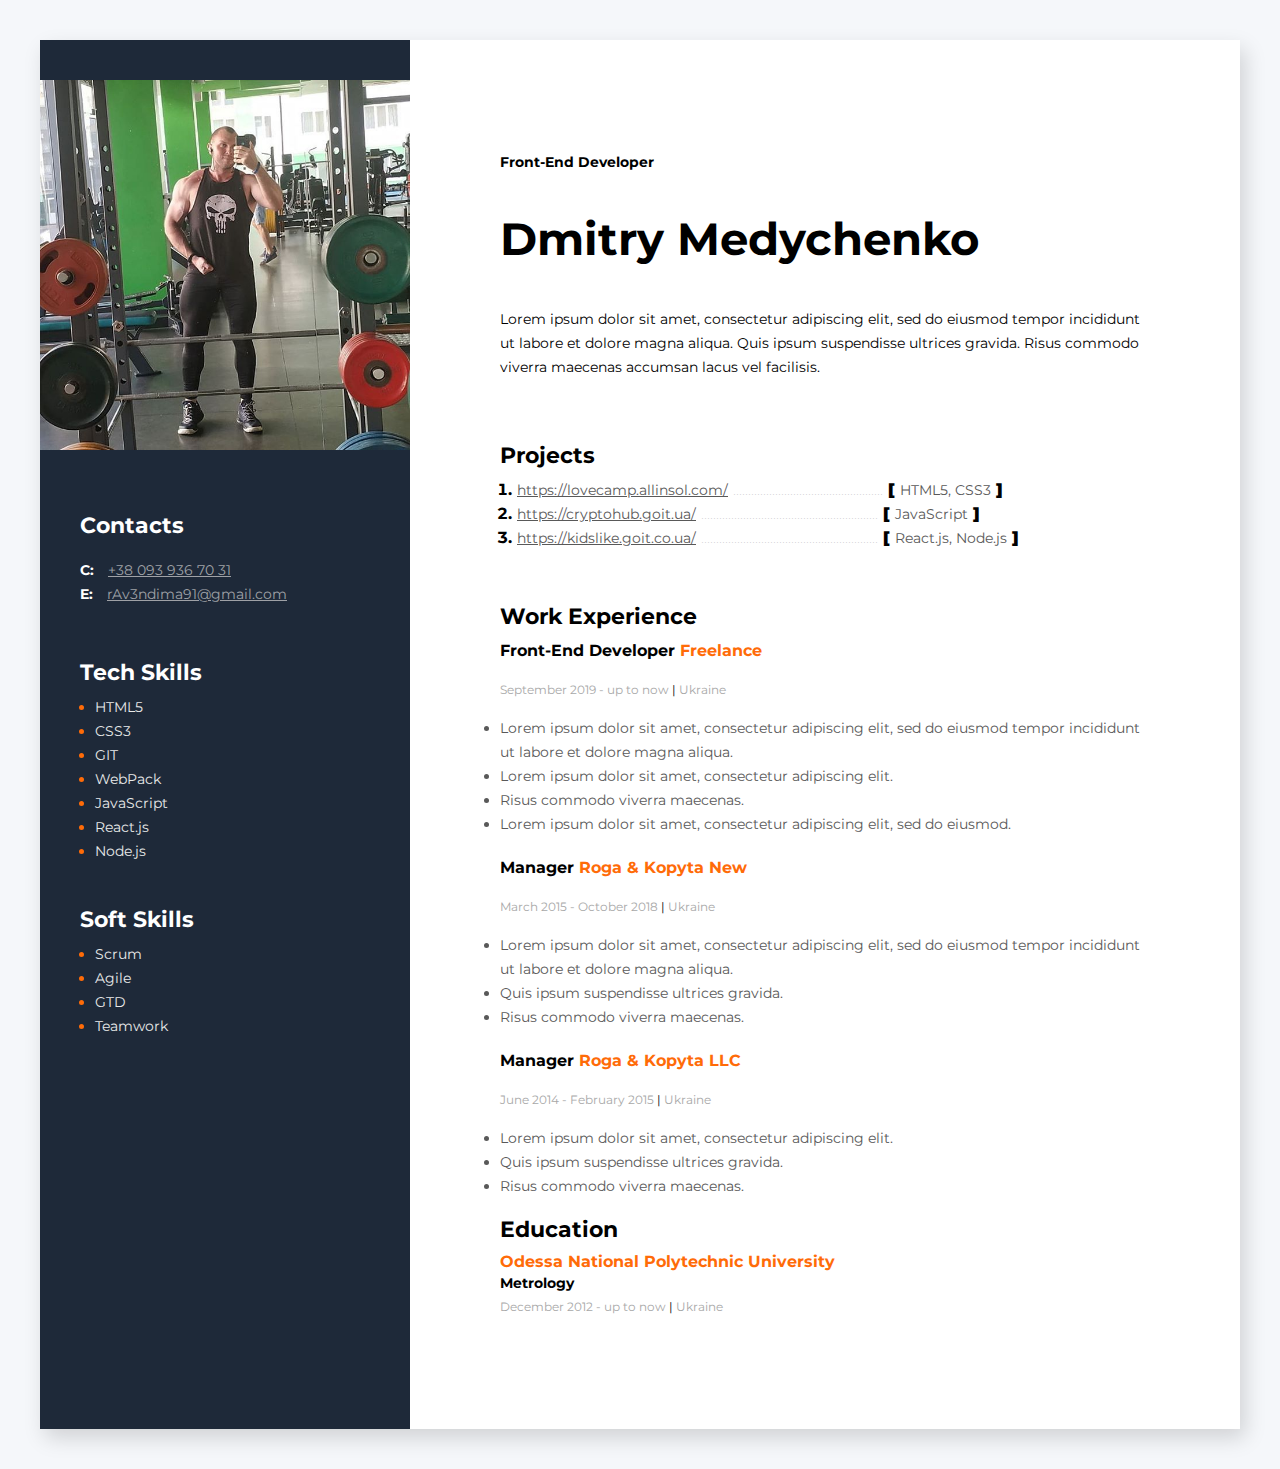
<file: index.html>
<!DOCTYPE html>
<html lang="en">
  <head>
    <meta charset="UTF-8" />
    <meta name="viewport" content="width=device-width, initial-scale=1.0" />
    <title>My resume</title>
    <link rel="stylesheet" href="./css/styles.css" />
    <link href="https://fonts.googleapis.com/css2?family=Montserrat:wght@400;700&display=swap" rel="stylesheet" />
  </head>
  <body>
    <!-- main container-->
    <div class="wrapper">
      <aside class="sidebar">
        <img class="my-photo" src="./img/my-photo.jpg" alt="My Photo" />
        <!--Contacts container-->
        <div class="contacts-container">
          <h3 class="contacts-title">Contacts</h3>
          <div>
            <span class="contacts-link-type-1">C:</span>
            <a class="contacts-link" href="tel:380951138598">+38 093 936 70 31</a>
          </div>
          <div>
            <span class="contacts-link-type-2">E:</span>
            <a class="contacts-link" href="mailto:chornyiav@gmail.com">rAv3ndima91@gmail.com</a>
          </div>
        </div>
        <!--Tech skills container-->
        <div class="tech-skills-container">
          <h3 class="tech-skills-title">Tech Skills</h3>
          <ul>
            <li class="tech-skills-item">
              <span class="tech-skills-text">HTML5</li>
              </span>
            <li class="tech-skills-item">
              <span class="tech-skills-text">CSS3</li>
              </span>
            <li class="tech-skills-item">
              <span class="tech-skills-text">GIT</li>
              </span>
            <li class="tech-skills-item">
              <span class="tech-skills-text">WebPack</li>
              </span>
            <li class="tech-skills-item">
              <span class="tech-skills-text">JavaScript</li>
              </span>
            <li class="tech-skills-item">
              <span class="tech-skills-text">React.js</li>
              </span>
            <li class="tech-skills-item">
              <span class="tech-skills-text">Node.js</li>
              </span>
          </ul>
        </div>
        <!--Soft Skills-->
        <div class="soft-skills-container">
          <h3 class="soft-skills-title">Soft Skills</h3>
          <ul>
            <li class="soft-skills-item">
              <span class="soft-skills-text">Scrum</li>
              </span>
            <li class="soft-skills-item">
              <span class="soft-skills-text">Agile</li>
              </span>
            <li class="soft-skills-item">
              <span class="soft-skills-text">GTD</li>
              </span>
            <li class="soft-skills-item">
              <span class="soft-skills-text">Teamwork</li>
              </span>
          </ul>
        </div>
      </aside>
      <!-- about me container-->
      <div class="about-me-container">
        <!-- about me main info-->
        <div class="info-container">
          <h2 class="profession">Front-End Developer</h2>
          <h1 class="name">Dmitry Medychenko</h1>
          <p class="description">
            Lorem ipsum dolor sit amet, consectetur adipiscing elit, sed do eiusmod tempor incididunt ut labore et
            dolore magna aliqua. Quis ipsum suspendisse ultrices gravida. Risus commodo viverra maecenas accumsan lacus
            vel facilisis.
          </p>
        </div>
        <!-- projects container-->
        <div class="projects-container">
          <h3 class="about-me-title">Projects</h3>
          <ol>
            <li class="project-item">
              <a class="projects-link" href="https://lovecamp.allinsol.com/"> https://lovecamp.allinsol.com/</a>
              <span class="dots">..................................................</span>
              <span><b>[</b> <span class="tech-name">HTML5, CSS3</span> <b>]</b></span>
            </li>
            <li class="project-item">
              <a class="projects-link" href="https://cryptohub.goit.ua/"> https://cryptohub.goit.ua/</a>
              <span class="dots">...........................................................</span>
              <span><b>[</b> <span class="tech-name">JavaScript</span> <b>]</b></span>
            </li>
            <li class="project-item">
              <a class="projects-link" href="https://kidslike.goit.co.ua/"> https://kidslike.goit.co.ua/</a>
              <span class="dots">...........................................................</span>
              <span><b>[</b> <span class="tech-name">React.js, Node.js</span> <b>]</b></span>
            </li>
          </ol>
        </div>
        <!-- Work Experience-->
        <div>
          <h3 class="about-me-title">Work Experience</h3>
          <!--company 1-->
          <div>
            <h4 class="profession-title">Front-End Developer
             <span class="profession-company">Freelance</span></h4>
             <span class="profession-time">September 2019 - up to now
             <span class="profession-divider">|</span> Ukraine</span>
            <ul class="profession-duties">
              <li class="profession-duties-item">
                Lorem ipsum dolor sit amet, consectetur adipiscing elit, sed do eiusmod tempor incididunt ut labore et
                dolore magna aliqua.
              </li>
              <li class="profession-duties-item">
                Lorem ipsum dolor sit amet, consectetur adipiscing elit.
              </li>
              <li class="profession-duties-item">
                Risus commodo viverra maecenas.
              </li>
              <li class="profession-duties-item">
                Lorem ipsum dolor sit amet, consectetur adipiscing elit, sed do eiusmod.
              </li>
            </ul>
          </div>
          <!-- Company 2-->
          <div>
            <h4 class="profession-title">Manager
              <span class="profession-company">Roga & Kopyta New</span></h4>
            <span class="profession-time">March 2015 - October 2018
              <span class="profession-divider">|</span> Ukraine</span>
            <ul class="profession-duties">
              <li class="profession-duties-item">
                Lorem ipsum dolor sit amet, consectetur adipiscing elit, sed do eiusmod tempor incididunt ut labore et
                dolore magna aliqua.
              </li>
              <li class="profession-duties-item">
                Quis ipsum suspendisse ultrices gravida.
              </li>
              <li class="profession-duties-item">
                Risus commodo viverra maecenas.
              </li>
            </ul>
          </div>
          <!-- Company 3-->
          <div>
            <h4 class="profession-title">Manager
            <span class="profession-company">Roga & Kopyta LLC</span></h4>
            <span class="profession-time">June 2014 - February 2015
            <span class="profession-divider">|</span> Ukraine</span>
            <ul class="profession-duties">
              <li class="profession-duties-item">
                Lorem ipsum dolor sit amet, consectetur adipiscing elit.
              </li>
              <li class="profession-duties-item">
                Quis ipsum suspendisse ultrices gravida.
              </li>
              <li class="profession-duties-item">
                Risus commodo viverra maecenas.
              </li>
            </ul>
          </div>
          <!--Education-->
          <div>
            <h3 class="about-me-title">Education</h3>
            <h4 class="education-place">Odessa National Polytechnic University</h4>
            <h5 class="education">Metrology</h5>
            <span class="profession-time">December 2012 - up to now
            <span class="profession-divider">|</span> Ukraine</span>
          </div>
        </div>
      </div>
    </div>
  </body>
</html>
</file>
<file: css/styles.css>
* {
  padding: 0;
  margin: 0;
  box-sizing: border-box;
}

body {
  background: #f5f7fa;
  padding-left: 20px;
  padding-right: 20px;
  padding-bottom: 40px;
  padding-top: 40px;
  font-family: Montserrat;
}

.wrapper {
  background: #ffffff;
  display: flex;
  max-width: 1200px;
  margin: 0 auto;
  box-shadow: 5px 9px 20px 0px rgba(0, 0, 0, 0.15);
}

.sidebar {
  background: #1e2939;
  width: 370px;
  padding-top: 40px;
  padding-bottom: 40px;
}

.my-photo {
  width: 370px;
}

.about-me-container {
  padding-bottom: 110px;
  padding-top: 110px;
  padding-left: 90px;
  padding-right: 90px;
}

.contacts-container {
  margin-top: 60px;
  margin-left: 40px;
  margin-right: 40px;
}
.contacts-title {
  font-size: 22px;
  font-weight: 700;
  line-height: 24px;
  color: #ffffff;
  margin-bottom: 20px;
}

.contacts-link {
  font-size: 14px;
  font-weight: 400;
  line-height: 24px;
  color: #9fa1a6;
}

.contacts-link-type-1 {
  font-size: 14px;
  font-weight: 700;
  line-height: 24px;
  color: #ffffff;
  margin-right: 10px;
  text-decoration: none;
}

.contacts-link-type-2 {
  font-size: 14px;
  font-weight: 700;
  line-height: 24px;
  color: #ffffff;
  margin-right: 10px;
}

.tech-skills-title {
  font-size: 22px;
  font-weight: 700;
  line-height: 24px;
  color: #ffffff;
  margin-bottom: 10px;
}

.tech-skills-container {
  margin-left: 40px;
  margin-right: 40px;
  margin-top: 55px;
}

.tech-skills-item {
  font-size: 14px;
  font-weight: 400;
  line-height: 24px;
  margin-left: 15px;
  color: #ff6b08;
}

.tech-skills-text {
  color: #e9eaea;
}

.soft-skills-container {
  margin-left: 40px;
  margin-right: 40px;
  margin-top: 45px;
}

.soft-skills-title {
  font-size: 22px;
  font-weight: 700;
  line-height: 24px;
  color: #ffffff;
  margin-bottom: 10px;
}

.soft-skills-item {
  font-size: 14px;
  font-weight: 400;
  line-height: 24px;
  margin-left: 15px;
  color: #ff6b08;
}

.soft-skills-text {
  color: #e9eaea;
}

.profession {
  font-size: 14px;
  font-weight: 700;
  line-height: 24px;
  margin-bottom: 20px;
}

.name {
  font-size: 45px;
  font-weight: 700;
  line-height: 89px;
}

.description {
  font-size: 14px;
  font-weight: 400;
  line-height: 24px;
  margin-top: 24px;
}

.info-container {
  margin-bottom: 65px;
}

.about-me-title {
  font-size: 22px;
  font-weight: 700;
  line-height: 24px;
  margin-bottom: 10px;
}

.projects-link {
  font-size: 14px;
  font-weight: 400;
  line-height: 24px;
  color: #595959;
}

.tech-name {
  font-size: 14px;
  font-weight: 400;
  line-height: 24px;
  color: #595959;
}

.dots {
  color: #bebebe;
  font-weight: 100;
}

.project-item {
  font-weight: 700;
  margin-left: 17px;
}

.projects-container {
  margin-bottom: 55px;
}

.profession-title {
  font-size: 16px;
  font-weight: 700;
  line-height: 24px;
  margin-top: 10px;
  margin-bottom: 15px;
}

.profession-company {
  color: #ff6b08;
}

.profession-time {
  font-size: 12px;
  font-weight: 400;
  line-height: 24px;
  color: #a8a8a8;
}

.profession-divider {
  color: black;
}

.profession-duties {
  margin-top: 14px;
  margin-bottom: 20px;
}

.profession-duties-item {
  font-size: 14px;
  font-weight: 400;
  line-height: 24px;
  color: #595959;
}

.education-place {
  color: #ff6b08;
}
.education {
  font-size: 14px;
  line-height: 24px;
  font-weight: 700;
}
</file>
